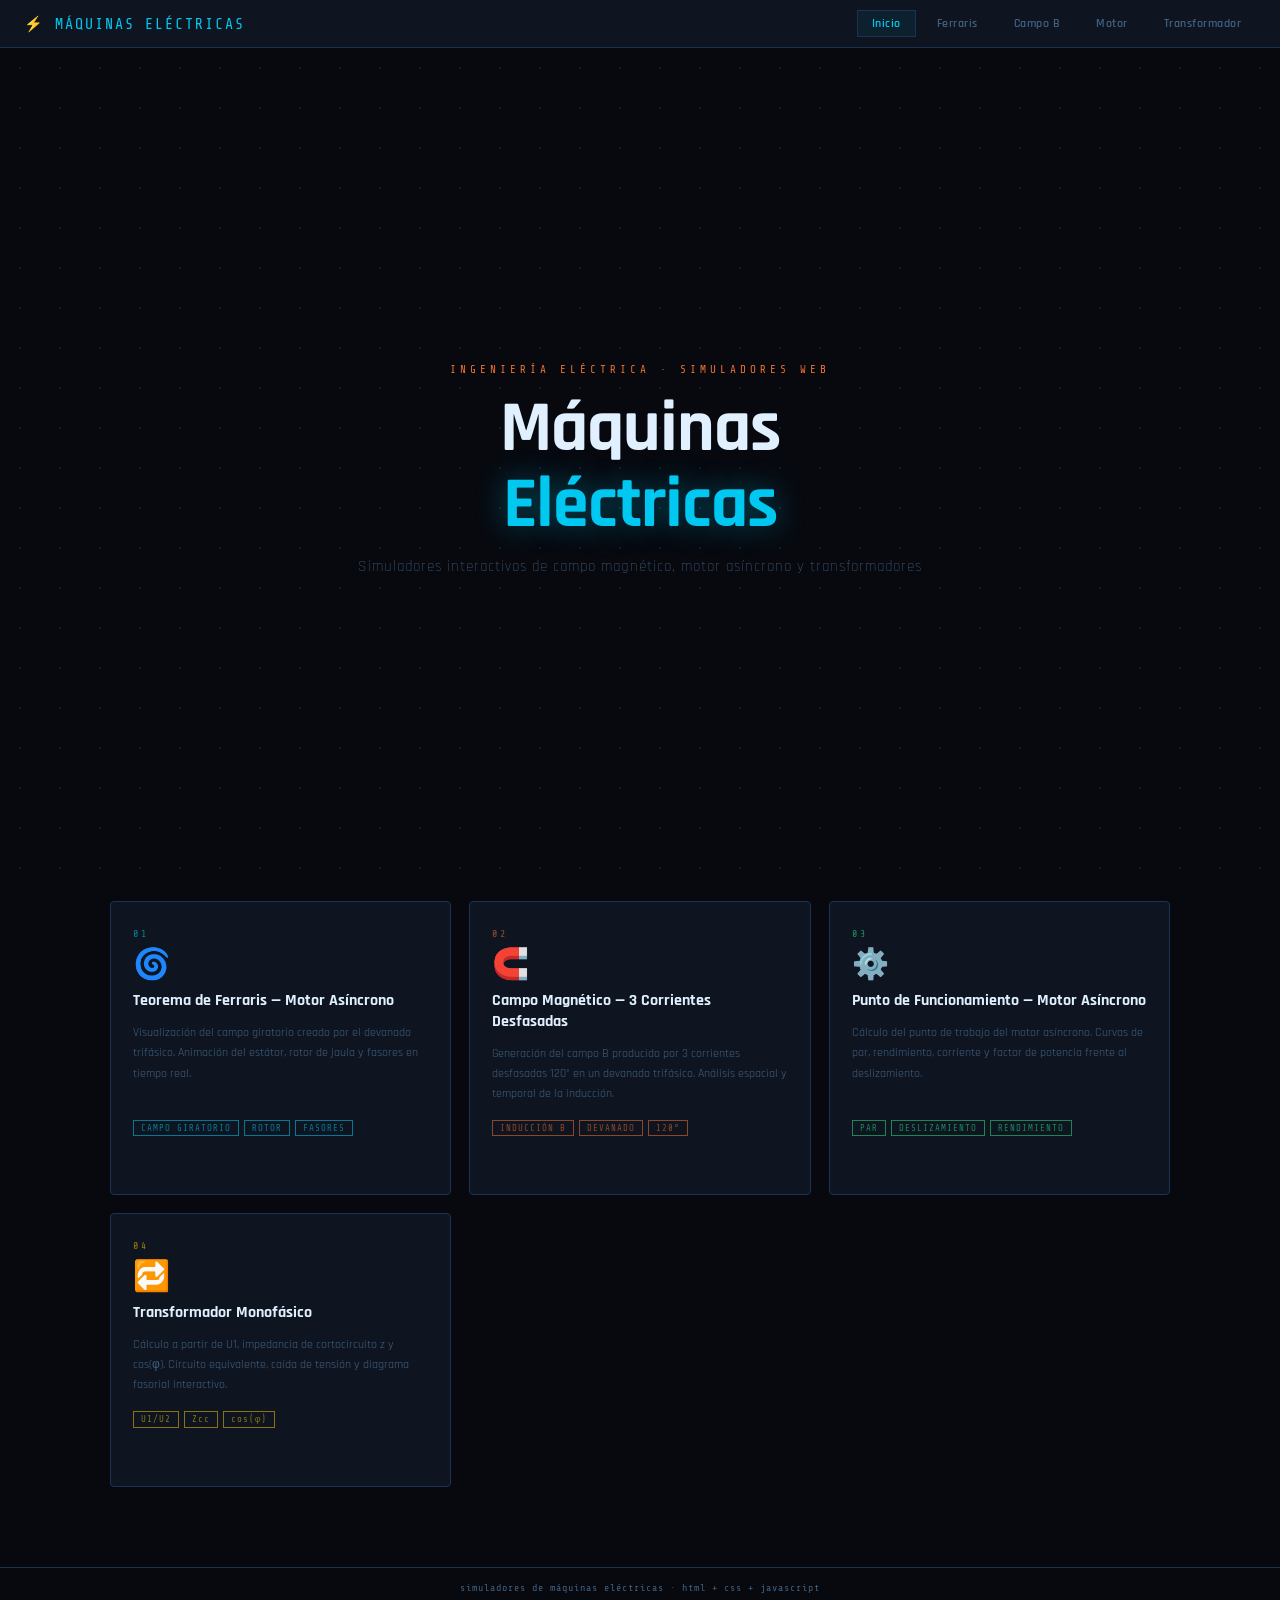
<file: index.html>
<!DOCTYPE html>
<html lang="es">
<head>
  <meta charset="UTF-8" />
  <meta name="viewport" content="width=device-width, initial-scale=1.0" />
  <title>Simuladores — Máquinas Eléctricas</title>
  <link rel="preconnect" href="https://fonts.googleapis.com" />
  <link href="https://fonts.googleapis.com/css2?family=Share+Tech+Mono&family=Rajdhani:wght@300;400;600;700&display=swap" rel="stylesheet" />
  <link rel="stylesheet" href="css/comun.css" />
  <style>
    body { overflow-x: hidden; }

    .hero {
      min-height: calc(100vh - 47px);
      display: flex;
      flex-direction: column;
      align-items: center;
      justify-content: center;
      padding: 40px 20px 0;
      position: relative;
      overflow: hidden;
    }

    .hero::before {
      content: '';
      position: absolute; inset: 0;
      background-image: radial-gradient(circle, rgba(0,200,240,0.12) 1px, transparent 1px);
      background-size: 40px 40px;
      animation: mover-grid 20s linear infinite;
      pointer-events: none;
    }
    @keyframes mover-grid {
      0%   { background-position: 0 0; }
      100% { background-position: 40px 40px; }
    }

    .hero-contenido {
      position: relative;
      z-index: 2;
      text-align: center;
      max-width: 700px;
      opacity: 0;
      animation: entrada 0.6s 0.1s forwards;
    }

    .hero-tag {
      font-family: var(--fuente-mono);
      font-size: 11px;
      color: var(--acento2);
      letter-spacing: 4px;
      margin-bottom: 16px;
    }

    .hero-titulo {
      font-size: clamp(36px, 7vw, 72px);
      font-weight: 700;
      color: var(--texto-claro);
      line-height: 1.05;
      margin-bottom: 14px;
      letter-spacing: -1px;
    }
    .hero-titulo span { color: var(--acento); text-shadow: 0 0 30px rgba(0,200,240,0.4); }

    .hero-subtitulo {
      font-size: 15px;
      color: var(--texto-dim);
      margin-bottom: 50px;
      font-weight: 300;
      letter-spacing: 1px;
    }

    .cards-grid {
      display: grid;
      grid-template-columns: repeat(auto-fit, minmax(260px, 1fr));
      gap: 18px;
      max-width: 1100px;
      width: 100%;
      margin: 0 auto;
      padding: 0 20px 60px;
      position: relative;
      z-index: 2;
    }

    .card {
      background: var(--superficie);
      border: 1px solid var(--borde);
      border-radius: 4px;
      padding: 26px 22px;
      text-decoration: none;
      color: inherit;
      display: flex;
      flex-direction: column;
      gap: 11px;
      transition: all 0.25s;
      position: relative;
      overflow: hidden;
      opacity: 0;
      animation: entrada 0.5s forwards;
    }
    .card:nth-child(1) { animation-delay: 0.15s; }
    .card:nth-child(2) { animation-delay: 0.25s; }
    .card:nth-child(3) { animation-delay: 0.35s; }
    .card:nth-child(4) { animation-delay: 0.45s; }

    .card::before {
      content: '';
      position: absolute;
      top: 0; left: 0; right: 0;
      height: 2px;
      background: var(--cc, var(--acento));
      transform: scaleX(0);
      transform-origin: left;
      transition: transform 0.3s;
    }
    .card:hover::before { transform: scaleX(1); }
    .card:hover {
      border-color: var(--cc, var(--acento));
      transform: translateY(-3px);
      box-shadow: 0 10px 35px rgba(0,0,0,0.5);
    }

    .card-num {
      font-family: var(--fuente-mono);
      font-size: 10px;
      color: var(--cc, var(--acento));
      letter-spacing: 3px;
      opacity: 0.6;
    }
    .card-icono { font-size: 30px; line-height: 1; }
    .card-titulo {
      font-size: 16px;
      font-weight: 700;
      color: var(--texto-claro);
      line-height: 1.3;
    }
    .card-desc {
      font-size: 12px;
      color: var(--texto-dim);
      line-height: 1.7;
      flex: 1;
    }
    .card-tags { display: flex; flex-wrap: wrap; gap: 5px; margin-top: 4px; }
    .tag {
      font-family: var(--fuente-mono);
      font-size: 9px;
      padding: 2px 7px;
      border: 1px solid var(--cc, var(--acento));
      color: var(--cc, var(--acento));
      opacity: 0.55;
      letter-spacing: 1px;
    }
    .card-flecha {
      font-size: 16px;
      color: var(--cc, var(--acento));
      opacity: 0;
      transition: opacity 0.2s, transform 0.2s;
      align-self: flex-end;
    }
    .card:hover .card-flecha { opacity: 1; transform: translateX(4px); }

    @keyframes entrada {
      to { opacity: 1; transform: translateY(0); }
    }
    .card { transform: translateY(18px); }
    .hero-contenido { transform: translateY(18px); }
  </style>
</head>
<body>

  <nav class="nav-top">
    <a href="index.html" class="nav-logo">⚡ MÁQUINAS ELÉCTRICAS</a>
    <div class="nav-links">
      <a href="index.html" class="activo">Inicio</a>
      <a href="pages/ferraris.html">Ferraris</a>
      <a href="pages/campo.html">Campo B</a>
      <a href="pages/motor.html">Motor</a>
      <a href="pages/transformador.html">Transformador</a>
    </div>
  </nav>

  <div class="hero">
    <div class="hero-contenido">
      <p class="hero-tag">INGENIERÍA ELÉCTRICA · SIMULADORES WEB</p>
      <h1 class="hero-titulo">Máquinas<br><span>Eléctricas</span></h1>
      <p class="hero-subtitulo">Simuladores interactivos de campo magnético, motor asíncrono y transformadores</p>
    </div>
  </div>

  <div class="cards-grid">
    <a href="pages/ferraris.html" class="card" style="--cc:#00c8f0">
      <span class="card-num">01</span>
      <span class="card-icono">🌀</span>
      <h2 class="card-titulo">Teorema de Ferraris — Motor Asíncrono</h2>
      <p class="card-desc">Visualización del campo giratorio creado por el devanado trifásico. Animación del estátor, rotor de jaula y fasores en tiempo real.</p>
      <div class="card-tags">
        <span class="tag">CAMPO GIRATORIO</span><span class="tag">ROTOR</span><span class="tag">FASORES</span>
      </div>
      <span class="card-flecha">→</span>
    </a>

    <a href="pages/campo.html" class="card" style="--cc:#f07030">
      <span class="card-num">02</span>
      <span class="card-icono">🧲</span>
      <h2 class="card-titulo">Campo Magnético — 3 Corrientes Desfasadas</h2>
      <p class="card-desc">Generación del campo B producido por 3 corrientes desfasadas 120° en un devanado trifásico. Análisis espacial y temporal de la inducción.</p>
      <div class="card-tags">
        <span class="tag">INDUCCIÓN B</span><span class="tag">DEVANADO</span><span class="tag">120°</span>
      </div>
      <span class="card-flecha">→</span>
    </a>

    <a href="pages/motor.html" class="card" style="--cc:#28e080">
      <span class="card-num">03</span>
      <span class="card-icono">⚙️</span>
      <h2 class="card-titulo">Punto de Funcionamiento — Motor Asíncrono</h2>
      <p class="card-desc">Cálculo del punto de trabajo del motor asíncrono. Curvas de par, rendimiento, corriente y factor de potencia frente al deslizamiento.</p>
      <div class="card-tags">
        <span class="tag">PAR</span><span class="tag">DESLIZAMIENTO</span><span class="tag">RENDIMIENTO</span>
      </div>
      <span class="card-flecha">→</span>
    </a>

    <a href="pages/transformador.html" class="card" style="--cc:#f0c000">
      <span class="card-num">04</span>
      <span class="card-icono">🔁</span>
      <h2 class="card-titulo">Transformador Monofásico</h2>
      <p class="card-desc">Cálculo a partir de U1, impedancia de cortocircuito z y cos(φ). Circuito equivalente, caída de tensión y diagrama fasorial interactivo.</p>
      <div class="card-tags">
        <span class="tag">U1/U2</span><span class="tag">Zcc</span><span class="tag">cos(φ)</span>
      </div>
      <span class="card-flecha">→</span>
    </a>
  </div>

  <footer class="pie">simuladores de máquinas eléctricas · html + css + javascript</footer>

</body>
</html>
</file>
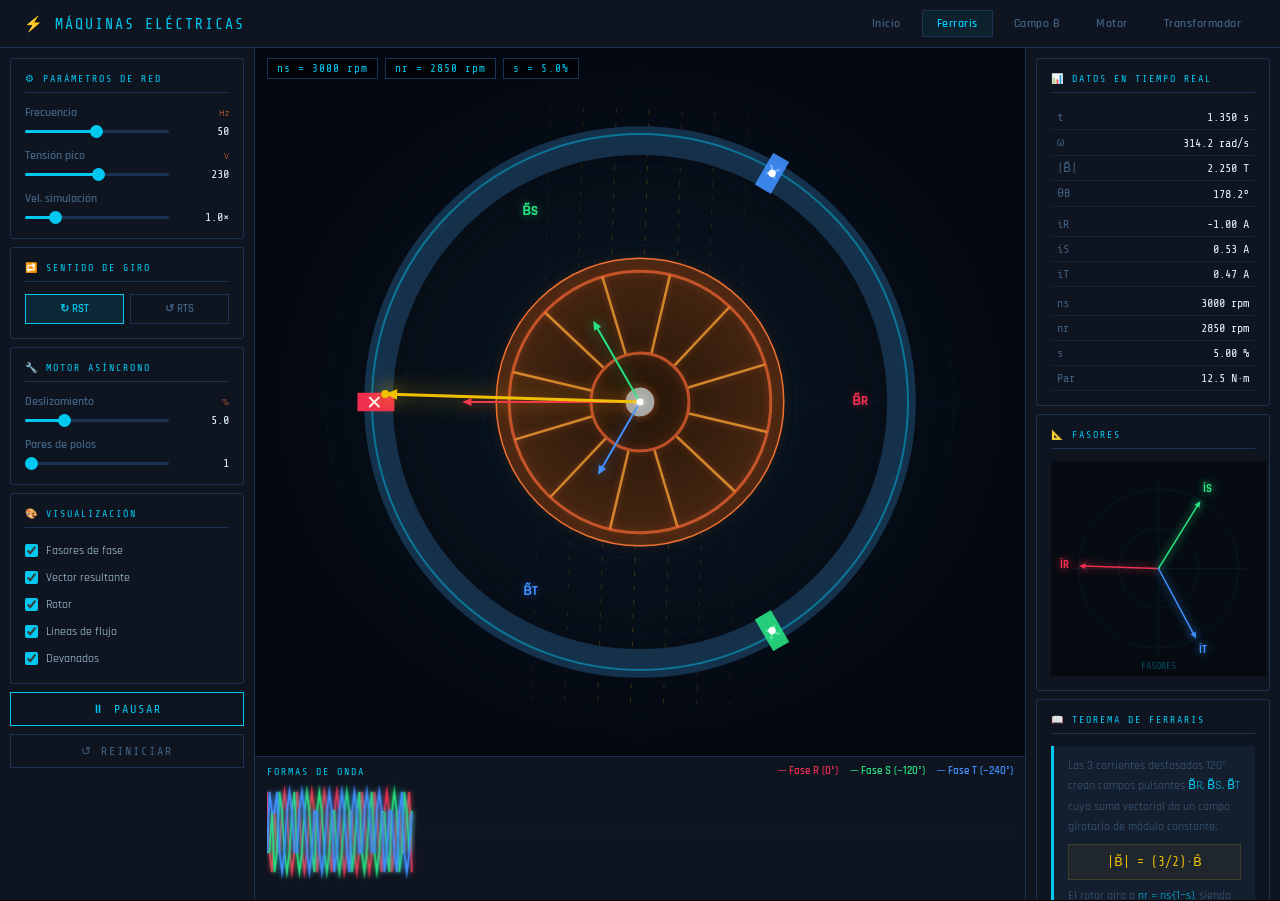
<file: pages/ferraris.html>
<!DOCTYPE html>
<html lang="es">
<head>
  <meta charset="UTF-8" /><meta name="viewport" content="width=device-width, initial-scale=1.0" />
  <title>Teorema de Ferraris · Motor Asíncrono</title>
  <link rel="preconnect" href="https://fonts.googleapis.com" />
  <link href="https://fonts.googleapis.com/css2?family=Share+Tech+Mono&family=Rajdhani:wght@300;400;600;700&display=swap" rel="stylesheet" />
  <link rel="stylesheet" href="../css/comun.css" />
  <style>
    html,body{height:100%;overflow:hidden}
    .main-layout{display:grid;grid-template-columns:255px 1fr 255px;height:calc(100vh - 47px)}
    .lateral{overflow-y:auto;padding:10px;display:flex;flex-direction:column;gap:8px;background:var(--superficie);border-right:1px solid var(--borde);scrollbar-width:thin}
    .lateral-der{border-right:none;border-left:1px solid var(--borde)}
    .zona-central{display:flex;flex-direction:column;overflow:hidden}
    .canvas-zona{flex:1;display:flex;align-items:center;justify-content:center;background:radial-gradient(ellipse at center,#0a1825 0%,#040810 70%);position:relative;overflow:hidden}
    .overlay-info{position:absolute;top:10px;left:12px;display:flex;gap:7px;z-index:5}
    .chip{padding:3px 9px;background:rgba(0,0,0,0.65);border:1px solid var(--borde);font-family:var(--fuente-mono);font-size:11px;color:var(--acento);letter-spacing:1px}
    #mainCanvas{display:block;z-index:2}
    .ondas-zona{height:145px;background:var(--superficie);border-top:1px solid var(--borde);padding:7px 12px;display:flex;flex-direction:column;gap:5px}
    .ondas-header{display:flex;justify-content:space-between;align-items:center}
    .ondas-titulo{font-family:var(--fuente-mono);font-size:10px;color:var(--acento);letter-spacing:2px}
    .leyenda{display:flex;gap:12px}
    .leyenda span{font-size:11px;font-weight:600}
    .leyenda span::before{content:'─ '}
    .col-r{color:#f03050}.col-s{color:#28e080}.col-t{color:#4090ff}
    #waveCanvas{display:block;width:100%;height:98px}
    .toggle-dir{display:flex;gap:6px}
    .btn-dir{flex:1;padding:7px 4px;font-family:var(--fuente);font-size:11px;font-weight:600;background:transparent;border:1px solid var(--borde);color:var(--texto-dim);cursor:pointer;transition:all .2s}
    .btn-dir.on{background:rgba(0,200,240,0.1);border-color:var(--acento);color:var(--acento)}
    .tabla-datos tr.sep td{height:5px;border:none;padding:0}
    #phasorCanvas{display:block;margin:0 auto}
    @media(max-width:900px){html,body{overflow:auto}.main-layout{grid-template-columns:1fr;height:auto}.canvas-zona{height:380px}}
  </style>
</head>
<body>
  <nav class="nav-top">
    <a href="../index.html" class="nav-logo">⚡ MÁQUINAS ELÉCTRICAS</a>
    <div class="nav-links">
      <a href="../index.html">Inicio</a>
      <a href="ferraris.html" class="activo">Ferraris</a>
      <a href="campo.html">Campo B</a>
      <a href="motor.html">Motor</a>
      <a href="transformador.html">Transformador</a>
    </div>
  </nav>

  <div class="main-layout">
    <aside class="lateral">
      <div class="panel">
        <p class="panel-titulo">⚙ parámetros de red</p>
        <div class="control-grupo">
          <div class="control-fila">
            <label>Frecuencia <span class="unidad">Hz</span></label>
            <div class="slider-fila"><input type="range" id="freq" min="1" max="100" value="50"><span class="valor-display" id="v-freq">50</span></div>
          </div>
          <div class="control-fila">
            <label>Tensión pico <span class="unidad">V</span></label>
            <div class="slider-fila"><input type="range" id="voltage" min="50" max="400" value="230" step="10"><span class="valor-display" id="v-voltage">230</span></div>
          </div>
          <div class="control-fila">
            <label>Vel. simulación</label>
            <div class="slider-fila"><input type="range" id="speed" min="0.1" max="5" value="1" step="0.1"><span class="valor-display" id="v-speed">1.0×</span></div>
          </div>
        </div>
      </div>
      <div class="panel">
        <p class="panel-titulo">🔁 sentido de giro</p>
        <div class="toggle-dir">
          <button class="btn-dir on" id="btn-cw">↻ RST</button>
          <button class="btn-dir" id="btn-ccw">↺ RTS</button>
        </div>
      </div>
      <div class="panel">
        <p class="panel-titulo">🔧 motor asíncrono</p>
        <div class="control-grupo">
          <div class="control-fila">
            <label>Deslizamiento <span class="unidad">%</span></label>
            <div class="slider-fila"><input type="range" id="slip" min="0" max="20" value="5" step="0.5"><span class="valor-display" id="v-slip">5.0</span></div>
          </div>
          <div class="control-fila">
            <label>Pares de polos</label>
            <div class="slider-fila"><input type="range" id="poles" min="1" max="4" value="1" step="1"><span class="valor-display" id="v-poles">1</span></div>
          </div>
        </div>
      </div>
      <div class="panel">
        <p class="panel-titulo">🎨 visualización</p>
        <div class="check-fila">
          <label><input type="checkbox" id="show-phases" checked> Fasores de fase</label>
          <label><input type="checkbox" id="show-resultant" checked> Vector resultante</label>
          <label><input type="checkbox" id="show-rotor" checked> Rotor</label>
          <label><input type="checkbox" id="show-flux" checked> Líneas de flujo</label>
          <label><input type="checkbox" id="show-coils" checked> Devanados</label>
        </div>
      </div>
      <button class="btn btn-primario" id="btn-play">⏸ PAUSAR</button>
      <button class="btn btn-secundario" id="btn-reset">↺ REINICIAR</button>
    </aside>

    <div class="zona-central">
      <div class="canvas-zona">
        <div class="overlay-info">
          <span class="chip" id="chip-ns">ns = — rpm</span>
          <span class="chip" id="chip-nr">nr = — rpm</span>
          <span class="chip" id="chip-s">s = —%</span>
        </div>
        <canvas id="mainCanvas"></canvas>
      </div>
      <div class="ondas-zona">
        <div class="ondas-header">
          <span class="ondas-titulo">FORMAS DE ONDA</span>
          <div class="leyenda">
            <span class="col-r">Fase R (0°)</span>
            <span class="col-s">Fase S (−120°)</span>
            <span class="col-t">Fase T (−240°)</span>
          </div>
        </div>
        <canvas id="waveCanvas"></canvas>
      </div>
    </div>

    <aside class="lateral lateral-der">
      <div class="panel">
        <p class="panel-titulo">📊 datos en tiempo real</p>
        <table class="tabla-datos">
          <tr><td>t</td><td id="d-t">0.000 s</td></tr>
          <tr><td>ω</td><td id="d-w">0 rad/s</td></tr>
          <tr><td>|B̃|</td><td id="d-b">0.000 T</td></tr>
          <tr><td>θB</td><td id="d-ang">0.0°</td></tr>
          <tr class="sep"><td colspan="2"></td></tr>
          <tr><td>iR</td><td id="d-ir">0.00 A</td></tr>
          <tr><td>iS</td><td id="d-is">0.00 A</td></tr>
          <tr><td>iT</td><td id="d-it">0.00 A</td></tr>
          <tr class="sep"><td colspan="2"></td></tr>
          <tr><td>ns</td><td id="d-ns">— rpm</td></tr>
          <tr><td>nr</td><td id="d-nr">— rpm</td></tr>
          <tr><td>s</td><td id="d-s">— %</td></tr>
          <tr><td>Par</td><td id="d-par">— N·m</td></tr>
        </table>
      </div>
      <div class="panel">
        <p class="panel-titulo">📐 fasores</p>
        <canvas id="phasorCanvas" width="215" height="215"></canvas>
      </div>
      <div class="panel">
        <p class="panel-titulo">📖 teorema de ferraris</p>
        <div class="teoria-box">
          Las 3 corrientes desfasadas 120° crean campos pulsantes <em>B̃R, B̃S, B̃T</em> cuya suma vectorial da un campo giratorio de módulo constante:
          <span class="formula-inline">|B̃| = (3/2)·B̂</span>
          El rotor gira a <em>nr = ns·(1−s)</em>, siendo <em>ns = 60f/p</em> la velocidad de sincronismo.
        </div>
      </div>
    </aside>
  </div>

  <script src="../js/ferraris.js"></script>
</body>
</html>
</file>
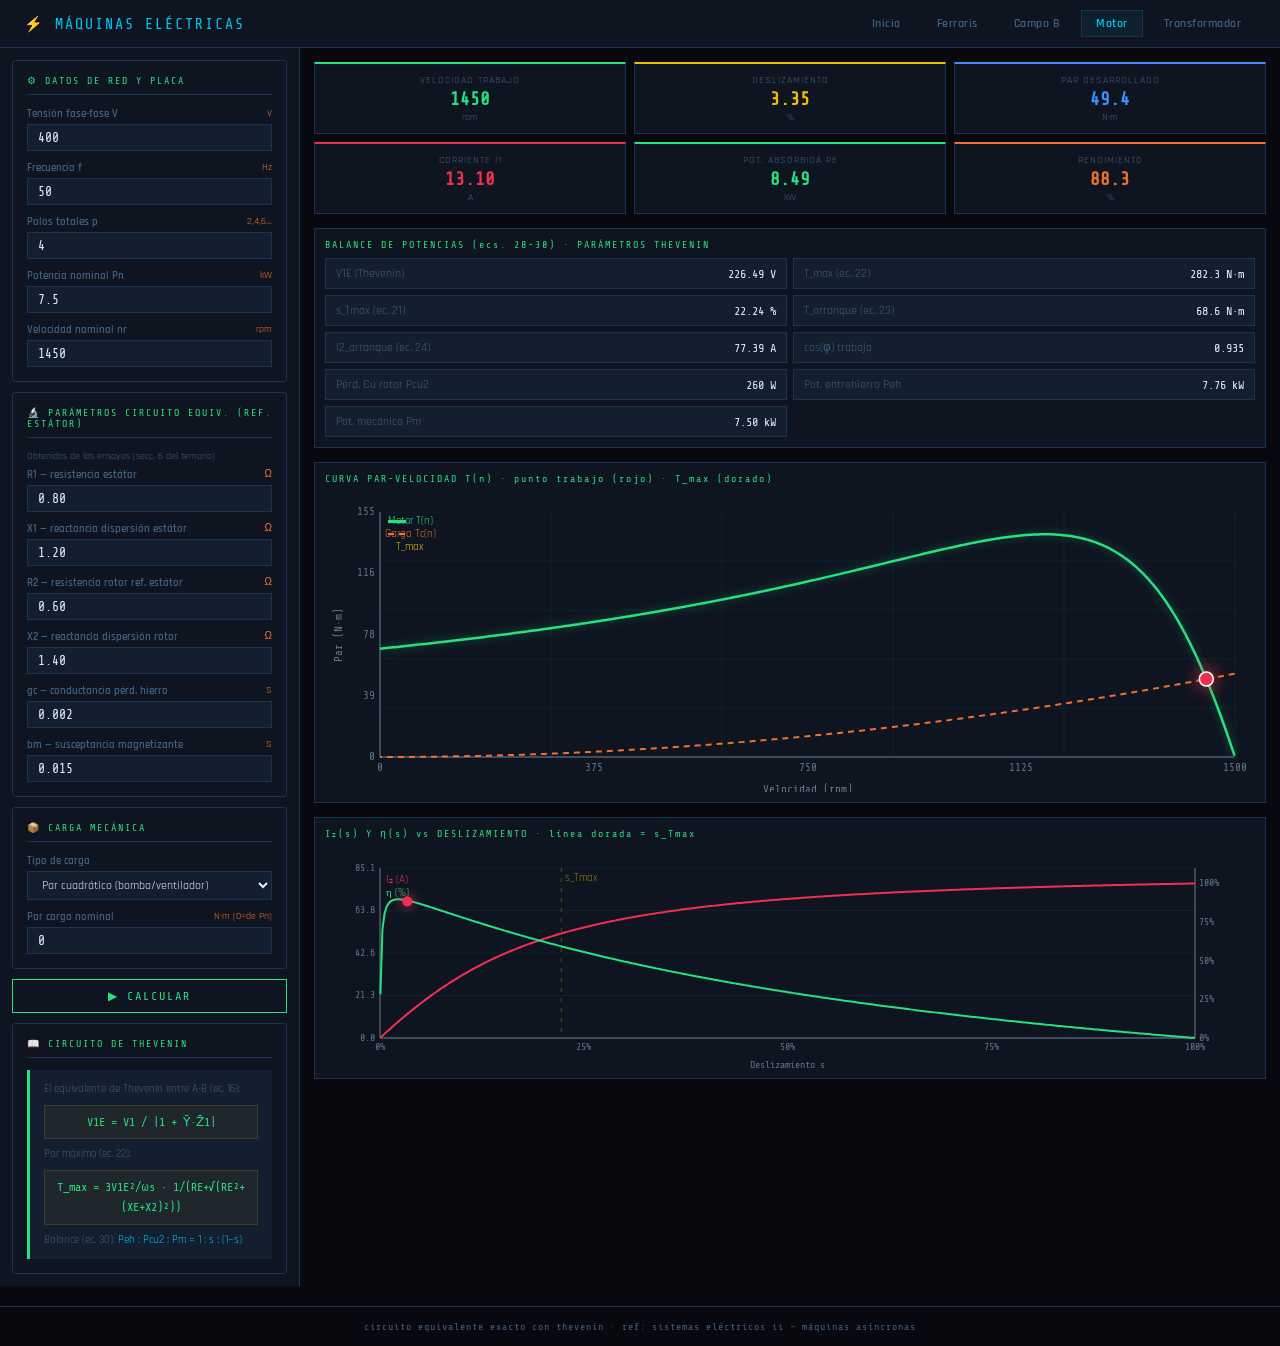
<file: pages/motor.html>
<!DOCTYPE html>
<html lang="es">
<head>
  <meta charset="UTF-8" /><meta name="viewport" content="width=device-width, initial-scale=1.0" />
  <title>Punto de Funcionamiento — Motor Asíncrono</title>
  <link rel="preconnect" href="https://fonts.googleapis.com" />
  <link href="https://fonts.googleapis.com/css2?family=Share+Tech+Mono&family=Rajdhani:wght@300;400;600;700&display=swap" rel="stylesheet" />
  <link rel="stylesheet" href="../css/comun.css" />
  <style>
    body{overflow-y:auto}
    .layout{display:grid;grid-template-columns:300px 1fr;min-height:calc(100vh - 47px);gap:0}
    .izq{padding:12px;display:flex;flex-direction:column;gap:10px;background:var(--superficie);border-right:1px solid var(--borde);overflow-y:auto}
    .der{padding:14px;display:flex;flex-direction:column;gap:14px}
    .input-fila{display:flex;flex-direction:column;gap:3px}
    .input-fila label{font-size:11px;color:var(--texto-dim);font-weight:600;display:flex;justify-content:space-between}
    .input-num{width:100%;padding:5px 10px;background:var(--superficie2);border:1px solid var(--borde);color:var(--texto-claro);font-family:var(--fuente-mono);font-size:13px}
    .input-num:focus{outline:none;border-color:#28e080}
    select{width:100%;padding:5px 10px;background:var(--superficie2);border:1px solid var(--borde);color:var(--texto-claro);font-family:var(--fuente);font-size:12px;cursor:pointer}
    select:focus{outline:none;border-color:#28e080}
    .grid-res{display:grid;grid-template-columns:repeat(3,1fr);gap:8px}
    .res-card{background:var(--superficie);border:1px solid var(--borde);padding:10px;text-align:center;border-top:2px solid var(--cc,#28e080)}
    .res-card .etiq{font-size:10px;color:var(--texto-dim);letter-spacing:1px;margin-bottom:3px}
    .res-card .valor{font-family:var(--fuente-mono);font-size:18px;color:var(--cc,#28e080);font-weight:bold}
    .res-card .uds{font-size:10px;color:var(--texto-dim);margin-top:2px}
    .canvas-panel{background:var(--superficie);border:1px solid var(--borde);padding:10px}
    .canvas-titulo{font-family:var(--fuente-mono);font-size:10px;color:#28e080;letter-spacing:2px;margin-bottom:8px}
    #curvasCanvas,#curvas2Canvas{display:block;width:100%}
    .balance-grid{display:grid;grid-template-columns:1fr 1fr;gap:6px;margin-top:6px}
    .bal-item{background:var(--superficie2);border:1px solid var(--borde);padding:7px 10px;display:flex;justify-content:space-between;align-items:center;font-size:12px}
    .bal-item span:first-child{color:var(--texto-dim)}
    .bal-item span:last-child{font-family:var(--fuente-mono);color:var(--texto-claro)}
  </style>
</head>
<body>
  <nav class="nav-top">
    <a href="../index.html" class="nav-logo">⚡ MÁQUINAS ELÉCTRICAS</a>
    <div class="nav-links">
      <a href="../index.html">Inicio</a>
      <a href="ferraris.html">Ferraris</a>
      <a href="campo.html">Campo B</a>
      <a href="motor.html" class="activo">Motor</a>
      <a href="transformador.html">Transformador</a>
    </div>
  </nav>

  <div class="layout">
    <aside class="izq">

      <div class="panel">
        <p class="panel-titulo" style="color:#28e080">⚙ datos de red y placa</p>
        <div class="control-grupo">
          <div class="input-fila"><label>Tensión fase-fase V <span class="unidad">V</span></label><input type="number" class="input-num" id="m-vff" value="400" min="1"></div>
          <div class="input-fila"><label>Frecuencia f <span class="unidad">Hz</span></label><input type="number" class="input-num" id="m-f" value="50" min="1"></div>
          <div class="input-fila"><label>Polos totales p <span class="unidad">2,4,6...</span></label><input type="number" class="input-num" id="m-p" value="4" min="2" step="2"></div>
          <div class="input-fila"><label>Potencia nominal Pn <span class="unidad">kW</span></label><input type="number" class="input-num" id="m-pn" value="7.5" min="0.1" step="0.1"></div>
          <div class="input-fila"><label>Velocidad nominal nr <span class="unidad">rpm</span></label><input type="number" class="input-num" id="m-nr" value="1450" min="1"></div>
        </div>
      </div>

      <div class="panel">
        <p class="panel-titulo" style="color:#28e080">🔬 parámetros circuito equiv. (ref. estátor)</p>
        <p style="font-size:10px;color:var(--texto-dim);margin-bottom:6px">Obtenidos de los ensayos (secc. 6 del temario)</p>
        <div class="control-grupo">
          <div class="input-fila"><label>R1 — resistencia estátor <span class="unidad">Ω</span></label><input type="number" class="input-num" id="m-r1" value="0.80" min="0" step="0.01"></div>
          <div class="input-fila"><label>X1 — reactancia dispersión estátor <span class="unidad">Ω</span></label><input type="number" class="input-num" id="m-x1" value="1.20" min="0" step="0.01"></div>
          <div class="input-fila"><label>R2 — resistencia rotor ref. estátor <span class="unidad">Ω</span></label><input type="number" class="input-num" id="m-r2" value="0.60" min="0" step="0.01"></div>
          <div class="input-fila"><label>X2 — reactancia dispersión rotor <span class="unidad">Ω</span></label><input type="number" class="input-num" id="m-x2" value="1.40" min="0" step="0.01"></div>
          <div class="input-fila"><label>gc — conductancia pérd. hierro <span class="unidad">S</span></label><input type="number" class="input-num" id="m-gc" value="0.002" min="0" step="0.0001"></div>
          <div class="input-fila"><label>bm — susceptancia magnetizante <span class="unidad">S</span></label><input type="number" class="input-num" id="m-bm" value="0.015" min="0" step="0.0001"></div>
        </div>
      </div>

      <div class="panel">
        <p class="panel-titulo" style="color:#28e080">📦 carga mecánica</p>
        <div class="control-grupo">
          <div class="input-fila"><label>Tipo de carga</label>
            <select id="m-tipocarga">
              <option value="constante">Par constante</option>
              <option value="cuadratico" selected>Par cuadrático (bomba/ventilador)</option>
              <option value="lineal">Par lineal</option>
            </select>
          </div>
          <div class="input-fila"><label>Par carga nominal <span class="unidad">N·m (0=de Pn)</span></label><input type="number" class="input-num" id="m-tcarga" value="0" min="0" step="0.1"></div>
        </div>
      </div>

      <button class="btn btn-primario" id="m-calcular" style="border-color:#28e080;color:#28e080">▶ CALCULAR</button>

      <div class="panel">
        <p class="panel-titulo" style="color:#28e080">📖 circuito de Thevenin</p>
        <div class="teoria-box" style="border-left-color:#28e080;font-size:11px">
          El equivalente de Thevenin entre A-B (ec. 16):
          <span class="formula-inline" style="color:#28e080;font-size:12px">V1E = V1 / |1 + Ȳ·Z̄1|</span>
          Par máximo (ec. 22):
          <span class="formula-inline" style="color:#28e080;font-size:12px">T_max = 3V1E²/ωs · 1/(RE+√(RE²+(XE+X2)²))</span>
          Balance (ec. 30): <em>Peh : Pcu2 : Pm = 1 : s : (1−s)</em>
        </div>
      </div>
    </aside>

    <div class="der">
      <!-- tarjetas resultado principal -->
      <div class="grid-res">
        <div class="res-card" style="--cc:#28e080"><div class="etiq">VELOCIDAD TRABAJO</div><div class="valor" id="r-nr">—</div><div class="uds">rpm</div></div>
        <div class="res-card" style="--cc:#f0c000"><div class="etiq">DESLIZAMIENTO</div><div class="valor" id="r-s">—</div><div class="uds">%</div></div>
        <div class="res-card" style="--cc:#4090ff"><div class="etiq">PAR DESARROLLADO</div><div class="valor" id="r-t">—</div><div class="uds">N·m</div></div>
        <div class="res-card" style="--cc:#f03050"><div class="etiq">CORRIENTE I1</div><div class="valor" id="r-i">—</div><div class="uds">A</div></div>
        <div class="res-card" style="--cc:#28e080"><div class="etiq">POT. ABSORBIDA PE</div><div class="valor" id="r-p1">—</div><div class="uds">kW</div></div>
        <div class="res-card" style="--cc:#f07030"><div class="etiq">RENDIMIENTO</div><div class="valor" id="r-eta">—</div><div class="uds">%</div></div>
      </div>

      <!-- balance de potencias y Thevenin -->
      <div class="canvas-panel">
        <p class="canvas-titulo">BALANCE DE POTENCIAS (ecs. 28-30) · PARÁMETROS THEVENIN</p>
        <div class="balance-grid">
          <div class="bal-item"><span>V1E (Thevenin)</span><span id="r-v1e">—</span></div>
          <div class="bal-item"><span>T_max (ec. 22)</span><span id="r-tmax">—</span></div>
          <div class="bal-item"><span>s_Tmax (ec. 21)</span><span id="r-stmax">—</span></div>
          <div class="bal-item"><span>T_arranque (ec. 23)</span><span id="r-tarr">—</span></div>
          <div class="bal-item"><span>I2_arranque (ec. 24)</span><span id="r-iarr">—</span></div>
          <div class="bal-item"><span>cos(φ) trabajo</span><span id="r-cosphi">—</span></div>
          <div class="bal-item"><span>Pérd. Cu rotor Pcu2</span><span id="r-pcu2">—</span></div>
          <div class="bal-item"><span>Pot. entrehierro Peh</span><span id="r-peh">—</span></div>
          <div class="bal-item"><span>Pot. mecánica Pm</span><span id="r-pm">—</span></div>
        </div>
      </div>

      <!-- curva T(n) -->
      <div class="canvas-panel">
        <p class="canvas-titulo">CURVA PAR-VELOCIDAD T(n) · punto trabajo (rojo) · T_max (dorado)</p>
        <canvas id="curvasCanvas" height="300"></canvas>
      </div>

      <!-- curva I y eta vs s -->
      <div class="canvas-panel">
        <p class="canvas-titulo">I₂(s) Y η(s) vs DESLIZAMIENTO · línea dorada = s_Tmax</p>
        <canvas id="curvas2Canvas" height="220"></canvas>
      </div>
    </div>
  </div>

  <footer class="pie">circuito equivalente exacto con thevenin · ref: sistemas eléctricos ii - máquinas asíncronas</footer>
  <script src="../js/motor.js"></script>
</body>
</html>
</file>
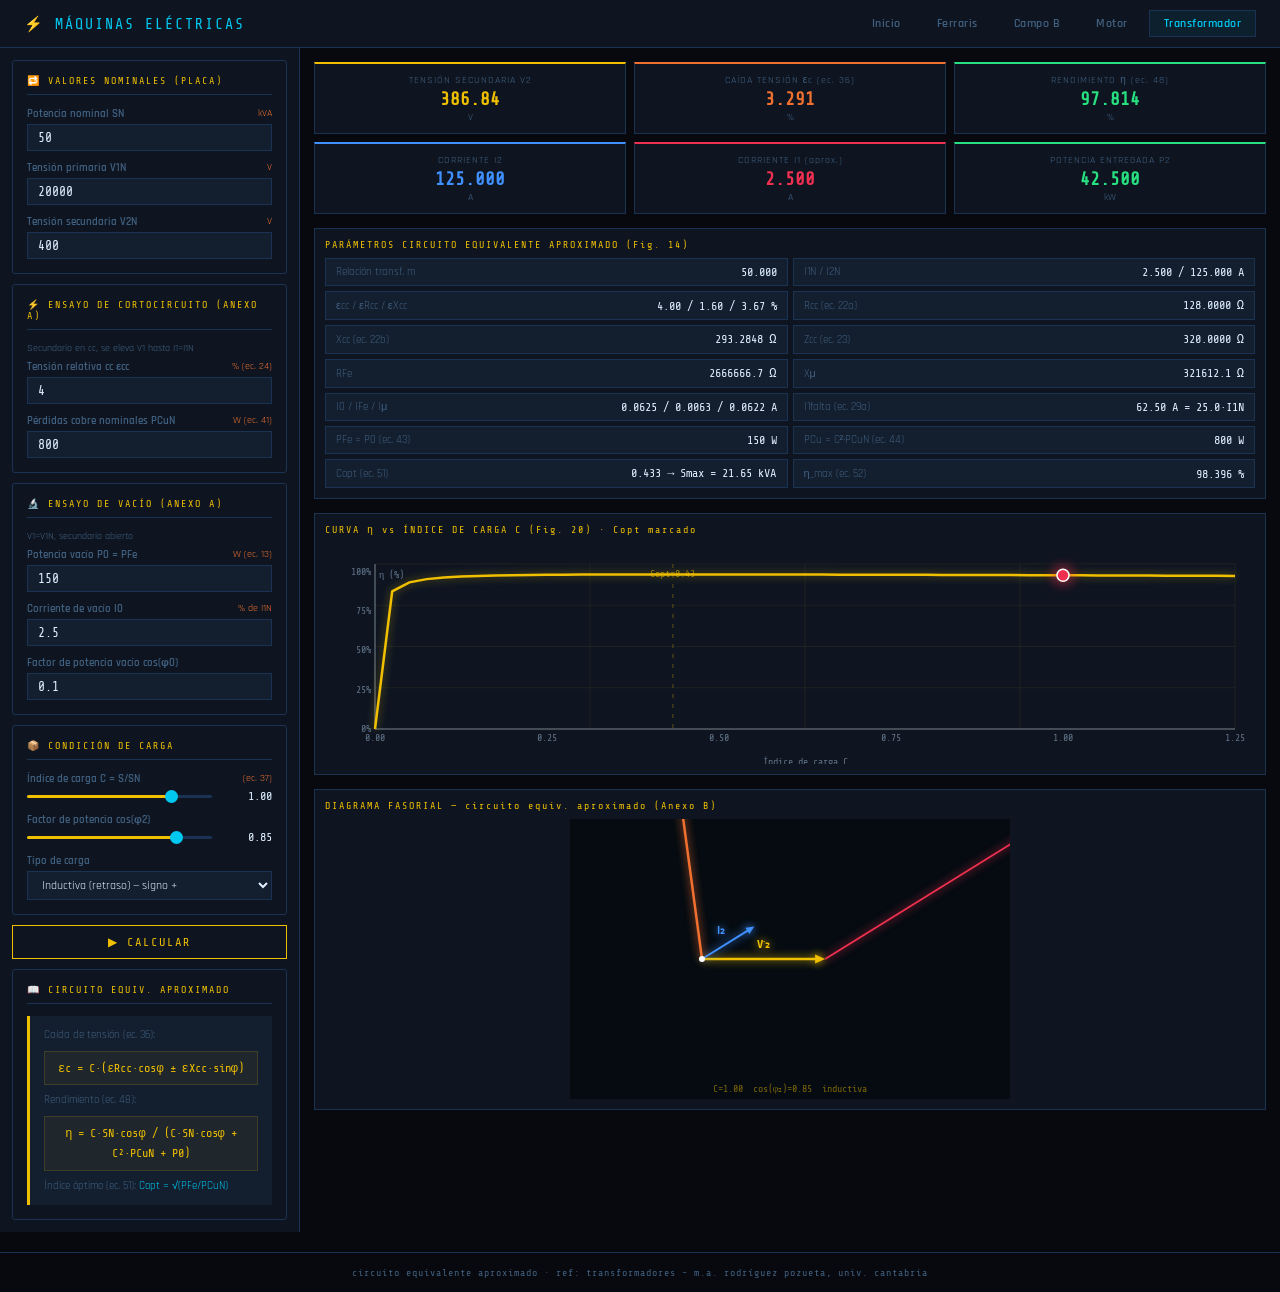
<file: pages/transformador.html>
<!DOCTYPE html>
<html lang="es">
<head>
  <meta charset="UTF-8" /><meta name="viewport" content="width=device-width, initial-scale=1.0" />
  <title>Transformador Monofásico</title>
  <link rel="preconnect" href="https://fonts.googleapis.com" />
  <link href="https://fonts.googleapis.com/css2?family=Share+Tech+Mono&family=Rajdhani:wght@300;400;600;700&display=swap" rel="stylesheet" />
  <link rel="stylesheet" href="../css/comun.css" />
  <style>
    body{overflow-y:auto}
    .layout{display:grid;grid-template-columns:300px 1fr;min-height:calc(100vh - 47px)}
    .izq{padding:12px;display:flex;flex-direction:column;gap:10px;background:var(--superficie);border-right:1px solid var(--borde);overflow-y:auto}
    .der{padding:14px;display:flex;flex-direction:column;gap:14px}
    .input-fila{display:flex;flex-direction:column;gap:3px}
    .input-fila label{font-size:11px;color:var(--texto-dim);font-weight:600;display:flex;justify-content:space-between}
    .input-num{width:100%;padding:5px 10px;background:var(--superficie2);border:1px solid var(--borde);color:var(--texto-claro);font-family:var(--fuente-mono);font-size:13px}
    .input-num:focus{outline:none;border-color:#f0c000}
    select{width:100%;padding:5px 10px;background:var(--superficie2);border:1px solid var(--borde);color:var(--texto-claro);font-family:var(--fuente);font-size:12px;cursor:pointer}
    select:focus{outline:none;border-color:#f0c000}
    .grid-res{display:grid;grid-template-columns:repeat(3,1fr);gap:8px}
    .res-card{background:var(--superficie);border:1px solid var(--borde);padding:10px;text-align:center;border-top:2px solid var(--cc,#f0c000)}
    .res-card .etiq{font-size:10px;color:var(--texto-dim);letter-spacing:1px;margin-bottom:3px}
    .res-card .valor{font-family:var(--fuente-mono);font-size:18px;color:var(--cc,#f0c000);font-weight:bold}
    .res-card .uds{font-size:10px;color:var(--texto-dim);margin-top:2px}
    .canvas-panel{background:var(--superficie);border:1px solid var(--borde);padding:10px}
    .canvas-titulo{font-family:var(--fuente-mono);font-size:10px;color:#f0c000;letter-spacing:2px;margin-bottom:8px}
    #circCanvas{display:block;width:100%}
    #fasCanvas{display:block;margin:0 auto}
    .bal-grid{display:grid;grid-template-columns:1fr 1fr;gap:5px}
    .bal-item{background:var(--superficie2);border:1px solid var(--borde);padding:6px 10px;display:flex;justify-content:space-between;align-items:center;font-size:11px}
    .bal-item span:first-child{color:var(--texto-dim)}
    .bal-item span:last-child{font-family:var(--fuente-mono);color:var(--texto-claro);font-size:12px}
  </style>
</head>
<body>
  <nav class="nav-top">
    <a href="../index.html" class="nav-logo">⚡ MÁQUINAS ELÉCTRICAS</a>
    <div class="nav-links">
      <a href="../index.html">Inicio</a>
      <a href="ferraris.html">Ferraris</a>
      <a href="campo.html">Campo B</a>
      <a href="motor.html">Motor</a>
      <a href="transformador.html" class="activo">Transformador</a>
    </div>
  </nav>

  <div class="layout">
    <aside class="izq">

      <div class="panel">
        <p class="panel-titulo" style="color:#f0c000">🔁 valores nominales (placa)</p>
        <div class="control-grupo">
          <div class="input-fila"><label>Potencia nominal SN <span class="unidad">kVA</span></label><input type="number" class="input-num" id="t-sn" value="50" min="0.1" step="0.5"></div>
          <div class="input-fila"><label>Tensión primaria V1N <span class="unidad">V</span></label><input type="number" class="input-num" id="t-v1n" value="20000" min="1"></div>
          <div class="input-fila"><label>Tensión secundaria V2N <span class="unidad">V</span></label><input type="number" class="input-num" id="t-v2n" value="400" min="1"></div>
        </div>
      </div>

      <div class="panel">
        <p class="panel-titulo" style="color:#f0c000">⚡ ensayo de cortocircuito (Anexo A)</p>
        <p style="font-size:10px;color:var(--texto-dim);margin-bottom:6px">Secundario en cc, se eleva V1 hasta I1=I1N</p>
        <div class="control-grupo">
          <div class="input-fila"><label>Tensión relativa cc εcc <span class="unidad">%  (ec. 24)</span></label><input type="number" class="input-num" id="t-ecc" value="4" min="0.1" max="20" step="0.1"></div>
          <div class="input-fila"><label>Pérdidas cobre nominales PCuN <span class="unidad">W  (ec. 41)</span></label><input type="number" class="input-num" id="t-pcun" value="800" min="0"></div>
        </div>
      </div>

      <div class="panel">
        <p class="panel-titulo" style="color:#f0c000">🔬 ensayo de vacío (Anexo A)</p>
        <p style="font-size:10px;color:var(--texto-dim);margin-bottom:6px">V1=V1N, secundario abierto</p>
        <div class="control-grupo">
          <div class="input-fila"><label>Potencia vacío P0 = PFe <span class="unidad">W  (ec. 13)</span></label><input type="number" class="input-num" id="t-p0" value="150" min="0"></div>
          <div class="input-fila"><label>Corriente de vacío I0 <span class="unidad">% de I1N</span></label><input type="number" class="input-num" id="t-i0" value="2.5" min="0.1" step="0.1"></div>
          <div class="input-fila"><label>Factor de potencia vacío cos(φ0)</label><input type="number" class="input-num" id="t-cphi0" value="0.1" min="0.01" max="1" step="0.01"></div>
        </div>
      </div>

      <div class="panel">
        <p class="panel-titulo" style="color:#f0c000">📦 condición de carga</p>
        <div class="control-grupo">
          <div class="input-fila">
            <label>Índice de carga C = S/SN <span class="unidad">(ec. 37)</span></label>
            <div class="slider-fila"><input type="range" id="t-C" min="0" max="1.25" value="1" step="0.05"><span class="valor-display" id="tv-C">1.00</span></div>
          </div>
          <div class="input-fila">
            <label>Factor de potencia cos(φ2)</label>
            <div class="slider-fila"><input type="range" id="t-cphi2" min="0.1" max="1" value="0.85" step="0.01"><span class="valor-display" id="tv-cphi2">0.85</span></div>
          </div>
          <div class="input-fila"><label>Tipo de carga</label>
            <select id="t-tipo">
              <option value="ind">Inductiva (retraso) — signo +</option>
              <option value="res">Resistiva</option>
              <option value="cap">Capacitiva (adelanto) — signo − / Ferranti</option>
            </select>
          </div>
        </div>
      </div>

      <button class="btn btn-primario" id="t-calcular" style="border-color:#f0c000;color:#f0c000">▶ CALCULAR</button>

      <div class="panel">
        <p class="panel-titulo" style="color:#f0c000">📖 circuito equiv. aproximado</p>
        <div class="teoria-box" style="border-left-color:#f0c000;font-size:11px">
          Caída de tensión (ec. 36):
          <span class="formula-inline" style="color:#f0c000;font-size:12px">εc = C·(εRcc·cosφ ± εXcc·sinφ)</span>
          Rendimiento (ec. 48):
          <span class="formula-inline" style="color:#f0c000;font-size:12px">η = C·SN·cosφ / (C·SN·cosφ + C²·PCuN + P0)</span>
          Índice óptimo (ec. 51): <em>Copt = √(PFe/PCuN)</em>
        </div>
      </div>
    </aside>

    <div class="der">
      <div class="grid-res">
        <div class="res-card" style="--cc:#f0c000"><div class="etiq">TENSIÓN SECUNDARIA V2</div><div class="valor" id="r-u2">—</div><div class="uds">V</div></div>
        <div class="res-card" style="--cc:#f07030"><div class="etiq">CAÍDA TENSIÓN εc (ec. 36)</div><div class="valor" id="r-du">—</div><div class="uds">%</div></div>
        <div class="res-card" style="--cc:#28e080"><div class="etiq">RENDIMIENTO η (ec. 48)</div><div class="valor" id="r-eta">—</div><div class="uds">%</div></div>
        <div class="res-card" style="--cc:#4090ff"><div class="etiq">CORRIENTE I2</div><div class="valor" id="r-i2">—</div><div class="uds">A</div></div>
        <div class="res-card" style="--cc:#f03050"><div class="etiq">CORRIENTE I1 (aprox.)</div><div class="valor" id="r-i1">—</div><div class="uds">A</div></div>
        <div class="res-card" style="--cc:#28e080"><div class="etiq">POTENCIA ENTREGADA P2</div><div class="valor" id="r-p2">—</div><div class="uds">kW</div></div>
      </div>

      <div class="canvas-panel">
        <p class="canvas-titulo">PARÁMETROS CIRCUITO EQUIVALENTE APROXIMADO (Fig. 14)</p>
        <div class="bal-grid" id="circ-params">
          <div class="bal-item"><span>—</span><span>Pulsa calcular</span></div>
        </div>
      </div>

      <div class="canvas-panel">
        <p class="canvas-titulo">CURVA η vs ÍNDICE DE CARGA C (Fig. 20) · Copt marcado</p>
        <canvas id="circCanvas" height="220"></canvas>
      </div>

      <div class="canvas-panel" style="display:flex;flex-direction:column;align-items:center">
        <p class="canvas-titulo" style="align-self:flex-start">DIAGRAMA FASORIAL — circuito equiv. aproximado (Anexo B)</p>
        <canvas id="fasCanvas" width="440" height="280"></canvas>
      </div>
    </div>
  </div>

  <footer class="pie">circuito equivalente aproximado · ref: transformadores - m.a. rodríguez pozueta, univ. cantabria</footer>
  <script src="../js/transformador.js"></script>
</body>
</html>
</file>
<file: css/comun.css>
/* estilos compartidos - todos los archivos usan esto */

:root {
  --fondo: #07090f;
  --superficie: #0e1521;
  --superficie2: #131e2e;
  --borde: #1a3352;
  --acento: #00c8f0;
  --acento2: #f07030;
  --verde: #28e080;
  --rojo: #f03050;
  --azul: #4090ff;
  --amarillo: #f0c000;
  --texto: #b8d8f0;
  --texto-dim: #406080;
  --texto-claro: #e0f0ff;
  --fuente-mono: 'Share Tech Mono', monospace;
  --fuente: 'Rajdhani', sans-serif;
}

* { box-sizing: border-box; margin: 0; padding: 0; }

html, body {
  background: var(--fondo);
  color: var(--texto);
  font-family: var(--fuente);
  font-size: 14px;
  min-height: 100vh;
}

/* nav superior - igual en todas las páginas */
.nav-top {
  display: flex;
  align-items: center;
  justify-content: space-between;
  padding: 10px 24px;
  background: var(--superficie);
  border-bottom: 1px solid var(--borde);
  position: sticky;
  top: 0;
  z-index: 100;
}

.nav-logo {
  font-family: var(--fuente-mono);
  font-size: 15px;
  color: var(--acento);
  text-decoration: none;
  letter-spacing: 2px;
}

.nav-links {
  display: flex;
  gap: 6px;
}

.nav-links a {
  padding: 5px 14px;
  font-family: var(--fuente);
  font-size: 12px;
  font-weight: 600;
  color: var(--texto-dim);
  text-decoration: none;
  border: 1px solid transparent;
  letter-spacing: 0.5px;
  transition: all 0.2s;
}

.nav-links a:hover,
.nav-links a.activo {
  color: var(--acento);
  border-color: var(--borde);
  background: rgba(0,200,240,0.06);
}

/* paneles genéricos */
.panel {
  background: var(--superficie);
  border: 1px solid var(--borde);
  border-radius: 3px;
  padding: 14px;
}

.panel-titulo {
  font-family: var(--fuente-mono);
  font-size: 10px;
  color: var(--acento);
  letter-spacing: 2px;
  text-transform: uppercase;
  padding-bottom: 8px;
  border-bottom: 1px solid var(--borde);
  margin-bottom: 12px;
}

/* controles */
.control-grupo { display: flex; flex-direction: column; gap: 10px; }

.control-fila { display: flex; flex-direction: column; gap: 4px; }

.control-fila label {
  font-size: 12px;
  color: var(--texto-dim);
  font-weight: 600;
  display: flex;
  justify-content: space-between;
  align-items: center;
}

.unidad { color: var(--acento2); font-size: 10px; font-weight: 400; }

.slider-fila { display: flex; align-items: center; gap: 8px; }

input[type="range"] {
  flex: 1;
  -webkit-appearance: none;
  height: 3px;
  background: var(--borde);
  border-radius: 2px;
  cursor: pointer;
}
input[type="range"]::-webkit-slider-thumb {
  -webkit-appearance: none;
  width: 13px; height: 13px;
  background: var(--acento);
  border-radius: 50%;
  cursor: pointer;
  transition: transform 0.15s;
}
input[type="range"]:hover::-webkit-slider-thumb { transform: scale(1.3); }

.valor-display {
  font-family: var(--fuente-mono);
  font-size: 12px;
  color: var(--texto-claro);
  min-width: 52px;
  text-align: right;
}

/* botones */
.btn {
  width: 100%;
  padding: 9px;
  font-family: var(--fuente-mono);
  font-size: 12px;
  letter-spacing: 2px;
  cursor: pointer;
  border: 1px solid;
  transition: all 0.2s;
  background: transparent;
}

.btn-primario {
  border-color: var(--acento);
  color: var(--acento);
}
.btn-primario:hover {
  background: rgba(0,200,240,0.12);
  box-shadow: 0 0 15px rgba(0,200,240,0.3);
}

.btn-secundario {
  border-color: var(--borde);
  color: var(--texto-dim);
}
.btn-secundario:hover { border-color: var(--acento2); color: var(--acento2); }

/* tabla de datos */
.tabla-datos {
  width: 100%;
  border-collapse: collapse;
  font-family: var(--fuente-mono);
  font-size: 12px;
}
.tabla-datos td {
  padding: 5px 6px;
  border-bottom: 1px solid rgba(26,51,82,0.5);
}
.tabla-datos td:first-child { color: var(--texto-dim); }
.tabla-datos td:last-child { color: var(--texto-claro); text-align: right; }

/* resultados destacados */
.resultado-box {
  background: var(--superficie2);
  border: 1px solid var(--borde);
  padding: 10px 14px;
  border-radius: 3px;
  margin-top: 8px;
}
.resultado-linea {
  display: flex;
  justify-content: space-between;
  align-items: center;
  padding: 4px 0;
  border-bottom: 1px solid rgba(26,51,82,0.4);
  font-size: 13px;
}
.resultado-linea:last-child { border-bottom: none; }
.resultado-linea span:last-child {
  font-family: var(--fuente-mono);
  color: var(--acento);
  font-size: 14px;
  font-weight: bold;
}

/* footer */
.pie {
  text-align: center;
  padding: 14px;
  font-size: 10px;
  color: var(--texto-dim);
  font-family: var(--fuente-mono);
  border-top: 1px solid var(--borde);
  margin-top: 20px;
  letter-spacing: 1px;
}

/* checkbox */
.check-fila {
  display: flex; flex-direction: column; gap: 6px;
}
.check-fila label {
  display: flex; align-items: center; gap: 8px;
  font-size: 12px; cursor: pointer; padding: 3px 0;
}
input[type="checkbox"] { accent-color: var(--acento); width: 13px; height: 13px; }

/* info box teoría */
.teoria-box {
  background: var(--superficie2);
  border-left: 3px solid var(--acento);
  padding: 10px 14px;
  font-size: 12px;
  color: var(--texto-dim);
  line-height: 1.7;
}
.teoria-box em { color: var(--acento); font-style: normal; }
.formula-inline {
  font-family: var(--fuente-mono);
  color: var(--amarillo);
  font-size: 13px;
  display: block;
  text-align: center;
  padding: 6px;
  margin: 6px 0;
  background: rgba(240,192,0,0.05);
  border: 1px solid rgba(240,192,0,0.15);
}
</file>
